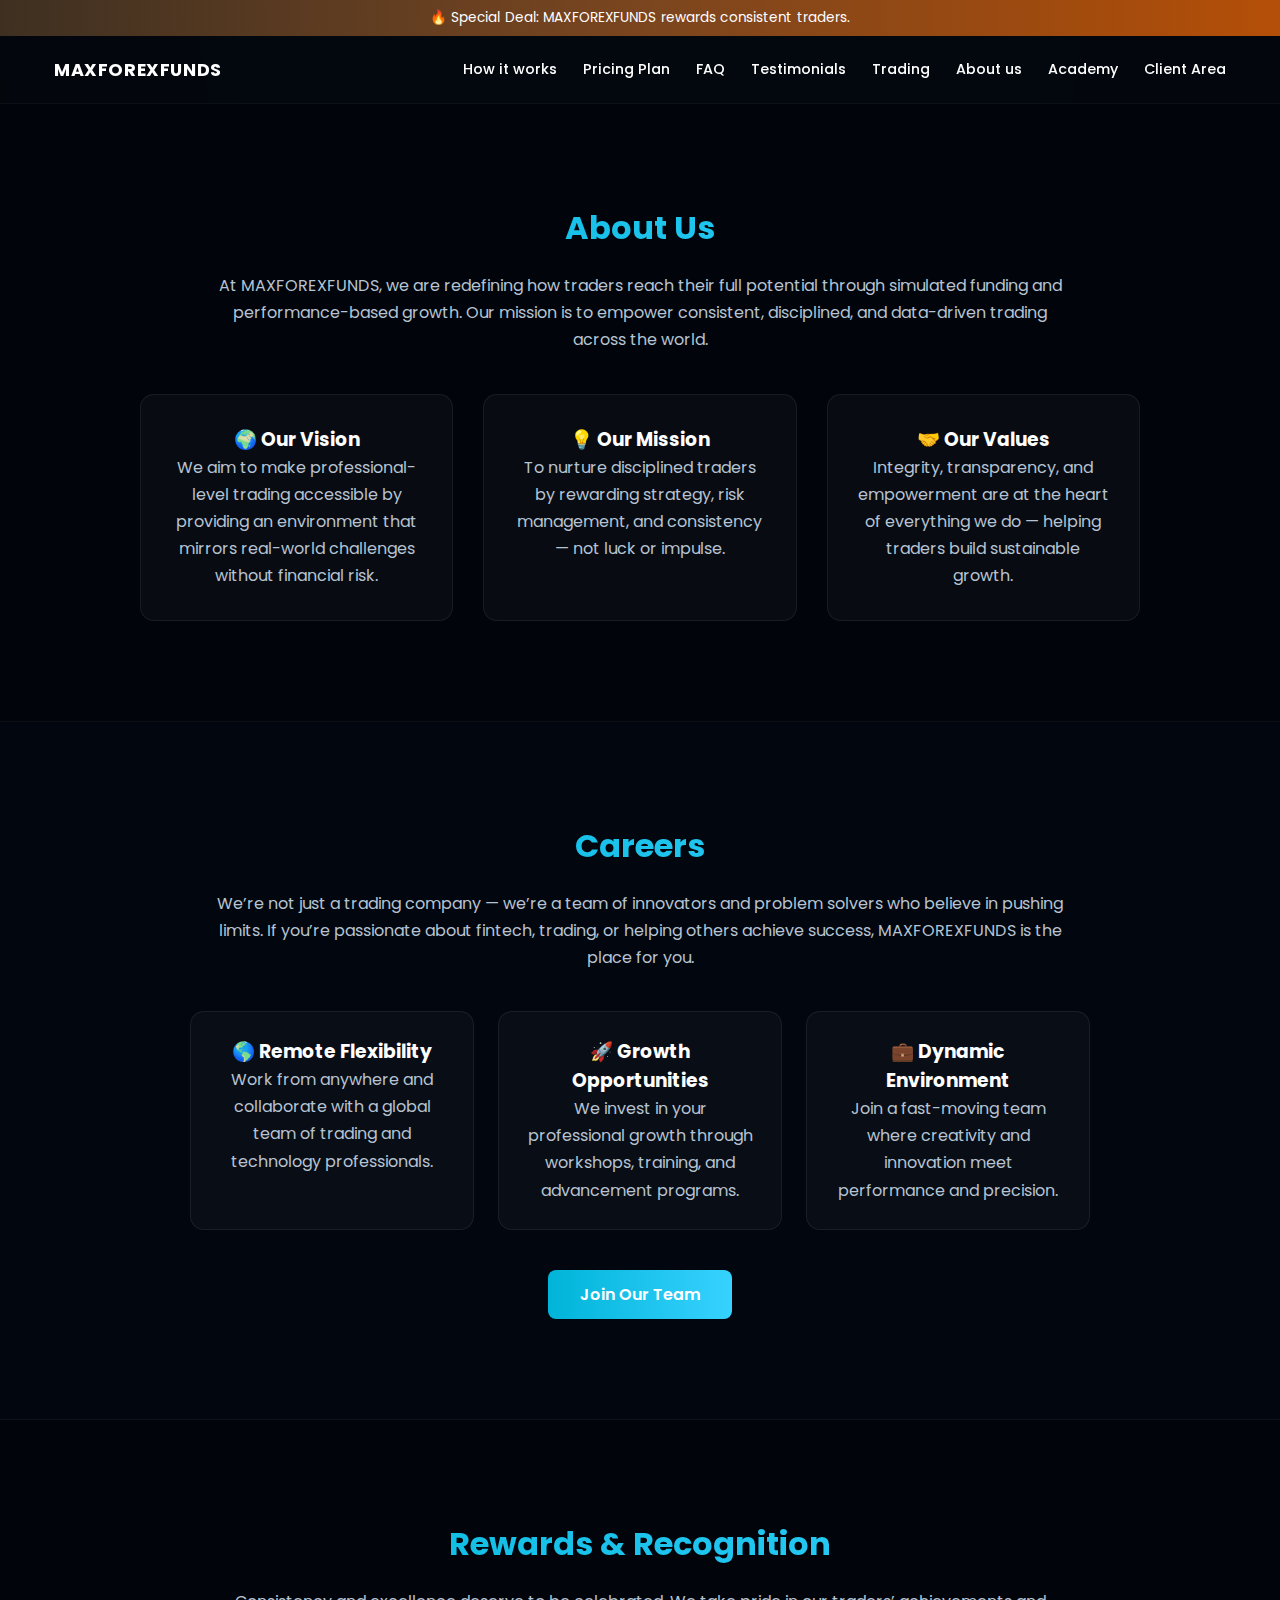
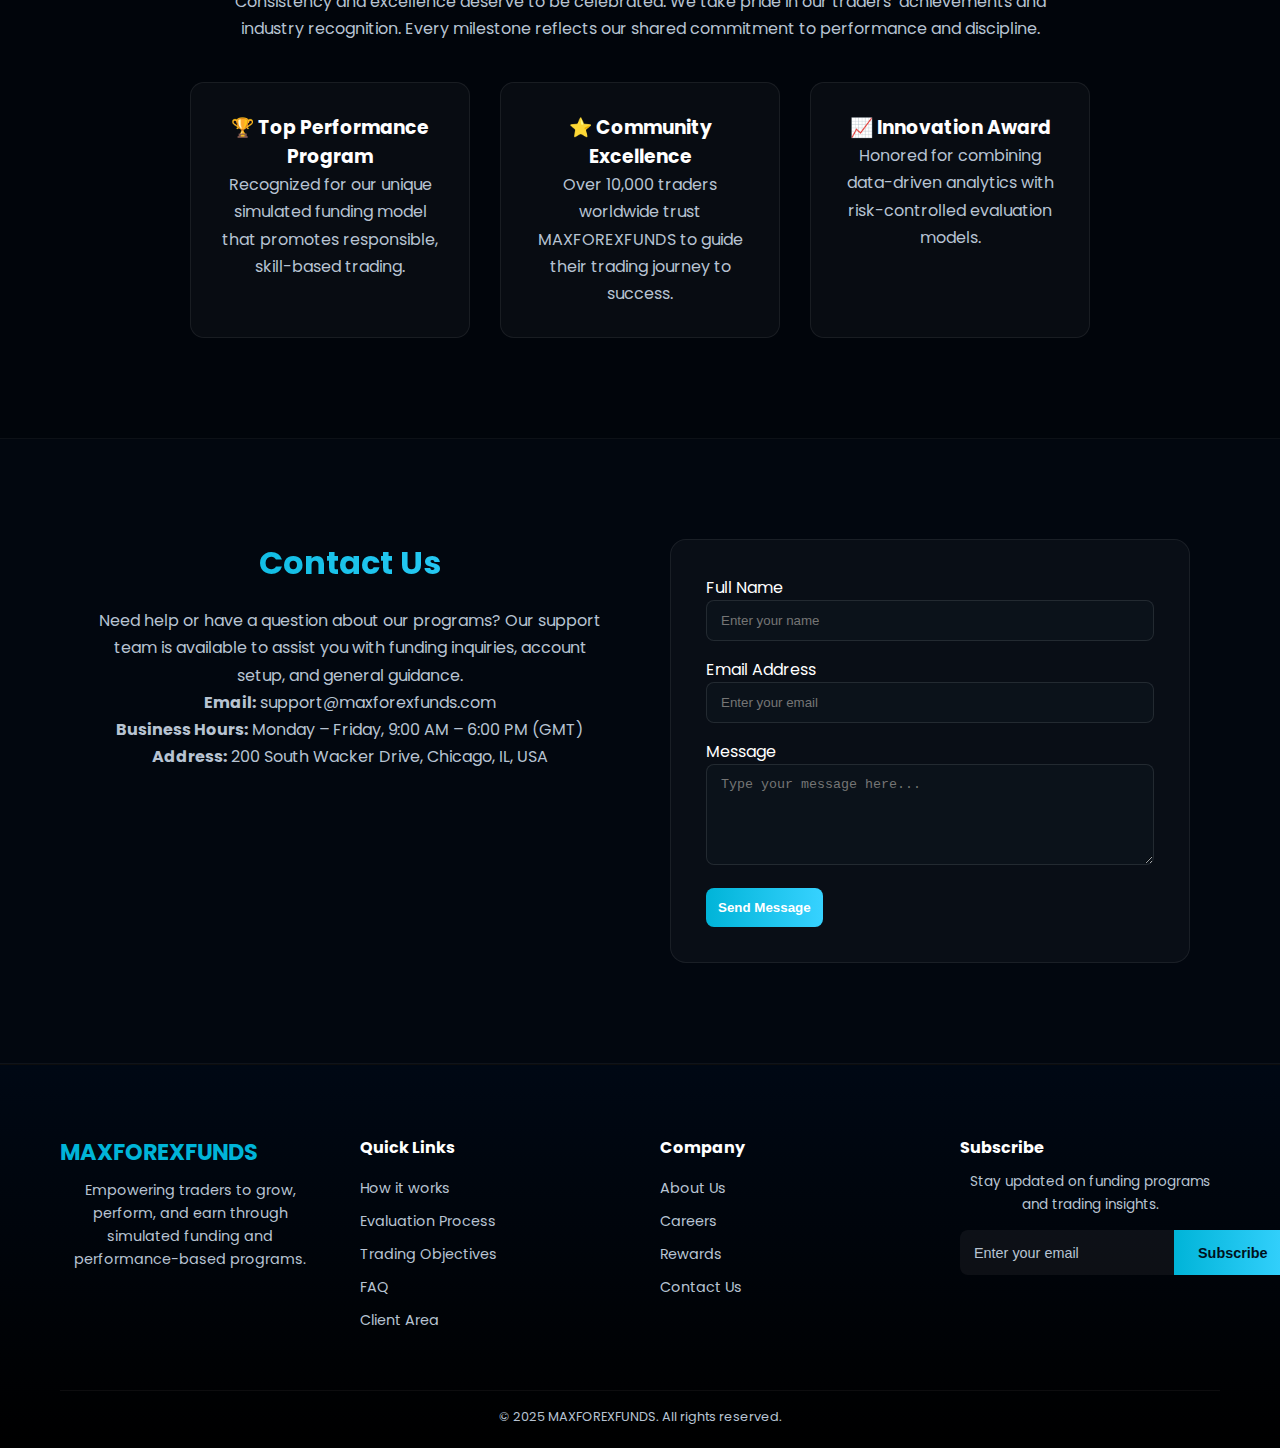
<file: about.html>
<!DOCTYPE html>
<html lang="en">
<head>
  <meta charset="UTF-8">
  <meta name="viewport" content="width=device-width, initial-scale=1.0">
  <title>About - MAXFOREXFUNDS</title>
  <link rel="stylesheet" href="styles.css">
</head>
<body>

 <!-- TOP BAR / ANNOUNCEMENT -->
  <div class="topbar">
    <span>🔥 Special Deal:</span> MAXFOREXFUNDS rewards consistent traders.
  </div>

<header class="navbar">
    <!-- LOGO -->
    <a href="index.html" class="logo">MAXFOREXFUNDS</a>

  <!-- NAVIGATION LINKS -->
  <nav class="nav-links" id="navLinks">
    <ul>
      <!-- HOW IT WORKS -->
      <li class="has-dropdown">
        <a href="index.html#evaluation-process">How it works</a>
        <ul class="dropdown">
          <li><a href="index.html#evaluation-process">Evaluation Process</a></li>
          <li><a href="index.html#trading-objectives">Trading Objectives</a></li>
          <li><a href="index.html#terms-and-conditions">Tems and Conditions</a></li>
        </ul>
      </li>

       <li><a href="index.html#pricing ">Pricing Plan</a></li>
      <li><a href="FAQ.html">FAQ</a></li>
      <li><a href="testimonials.html">Testimonials</a></li>

      <!-- TRADING -->
      <li class="has-dropdown">
        <a href="trading.html">Trading</a>
        <ul class="dropdown">
          <li><a href="trading.html#trading-update">Trading Update</a></li>
          <li><a href="trading.html#economic-calendar">Economic Calendar</a></li>
          <li><a href="trading.html#trading-platforms">Trading Platforms</a></li>
          <li><a href="trading.html#performance-coaches">Performance Coaches</a></li>
        </ul>
      </li>

      <!-- ABOUT US -->
      <li class="has-dropdown">
        <a href="about.html">About us</a>
        <ul class="dropdown">
          <li><a href="about.html#about">About Us</a></li>
          <li><a href="about.html#careers">Careers</a></li>
          <li><a href="about.html#rewards">Rewards</a></li>
          <li><a href="about.html#contact">Contact Us</a></li>
        </ul>
      </li>

      <li><a href="academy.html">Academy</a></li>
      <li><a href="https://trade.maxforexfunds.com/?group=signup&user=&company=1752450204266x798585993672785900">Client Area</a></li>
    </ul>
  </nav>

  <button class="mobile-toggle" id="mobileToggle">
    ☰
  </button>
</header>

  <!-- ABOUT US -->
  <section id="about">
    <h2>About Us</h2>
    <p>At MAXFOREXFUNDS, we are redefining how traders reach their full potential through simulated funding and performance-based growth. Our mission is to empower consistent, disciplined, and data-driven trading across the world.</p>

    <div class="about-grid">
      <div class="about-card">
        <h3>🌍 Our Vision</h3>
        <p>We aim to make professional-level trading accessible by providing an environment that mirrors real-world challenges without financial risk.</p>
      </div>
      <div class="about-card">
        <h3>💡 Our Mission</h3>
        <p>To nurture disciplined traders by rewarding strategy, risk management, and consistency — not luck or impulse.</p>
      </div>
      <div class="about-card">
        <h3>🤝 Our Values</h3>
        <p>Integrity, transparency, and empowerment are at the heart of everything we do — helping traders build sustainable growth.</p>
      </div>
    </div>
  </section>

  <!-- CAREERS -->
  <section id="careers" class="careers-section">
    <h2>Careers</h2>
    <p>We’re not just a trading company — we’re a team of innovators and problem solvers who believe in pushing limits. If you’re passionate about fintech, trading, or helping others achieve success, MAXFOREXFUNDS is the place for you.</p>

    <div class="benefits-grid">
      <div class="benefit-card">
        <h3>🌎 Remote Flexibility</h3>
        <p>Work from anywhere and collaborate with a global team of trading and technology professionals.</p>
      </div>
      <div class="benefit-card">
        <h3>🚀 Growth Opportunities</h3>
        <p>We invest in your professional growth through workshops, training, and advancement programs.</p>
      </div>
      <div class="benefit-card">
        <h3>💼 Dynamic Environment</h3>
        <p>Join a fast-moving team where creativity and innovation meet performance and precision.</p>
      </div>
    </div>

    <a href="https://trade.maxforexfunds.com/?group=signup&user=&company=1752450204266x798585993672785900" class="join-btn">Join Our Team</a>
  </section>

  <!-- REWARDS -->
  <section id="rewards">
    <h2>Rewards & Recognition</h2>
    <p>Consistency and excellence deserve to be celebrated. We take pride in our traders’ achievements and industry recognition. Every milestone reflects our shared commitment to performance and discipline.</p>

    <div class="awards-grid">
      <div class="award-card">
        <h3>🏆 Top Performance Program</h3>
        <p>Recognized for our unique simulated funding model that promotes responsible, skill-based trading.</p>
      </div>
      <div class="award-card">
        <h3>⭐ Community Excellence</h3>
        <p>Over 10,000 traders worldwide trust MAXFOREXFUNDS to guide their trading journey to success.</p>
      </div>
      <div class="award-card">
        <h3>📈 Innovation Award</h3>
        <p>Honored for combining data-driven analytics with risk-controlled evaluation models.</p>
      </div>
    </div>
  </section>

  <!-- CONTACT US -->
  <section id="contact" class="contact-section">
    <div class="contact-container">
      <div class="contact-left">
        <h2>Contact Us</h2>
        <p>Need help or have a question about our programs?  
        Our support team is available to assist you with funding inquiries, account setup, and general guidance.</p>

        <div class="contact-info">
          <p><strong>Email:</strong> support@maxforexfunds.com</p>
          <p><strong>Business Hours:</strong> Monday – Friday, 9:00 AM – 6:00 PM (GMT)</p>
          <p><strong>Address:</strong> 200 South Wacker Drive, Chicago, IL, USA</p>
        </div>
      </div>

      <div class="contact-right">
        <form class="contact-form" onsubmit="event.preventDefault(); alert('Message sent successfully!');">
          <label for="name">Full Name</label>
          <input type="text" id="name" name="name" placeholder="Enter your name" required>

          <label for="email">Email Address</label>
          <input type="email" id="email" name="email" placeholder="Enter your email" required>

          <label for="message">Message</label>
          <textarea id="message" name="message" rows="5" placeholder="Type your message here..." required></textarea>

          <button type="submit">Send Message</button>
        </form>
      </div>
    </div>
  </section>

 <!-- FOOTER -->
<footer class="site-footer">
  <div class="footer-container">
    <div class="footer-left">
      <h3>MAXFOREXFUNDS</h3>
      <p>Empowering traders to grow, perform, and earn through simulated funding and performance-based programs.</p>
      <div class="footer-socials">
        <a href="#"><i class="fa-brands fa-facebook-f"></i></a>
        <a href="#"><i class="fa-brands fa-x-twitter"></i></a>
        <a href="#"><i class="fa-brands fa-linkedin-in"></i></a>
        <a href="#"><i class="fa-brands fa-instagram"></i></a>
      </div>
    </div>

    <div class="footer-links">
      <h4>Quick Links</h4>
      <ul>
        <li><a href="index.html">How it works</a></li>
        <li><a href="index.html#evaluation-process">Evaluation Process</a></li>
        <li><a href="index.html#trading-objectives">Trading Objectives</a></li>
        <li><a href="FAQ.html">FAQ</a></li>
        <li><a href="client-area.html">Client Area</a></li>
      </ul>
    </div>

    <div class="footer-links">
      <h4>Company</h4>
      <ul>
        <li><a href="about.html#about">About Us</a></li>
        <li><a href="about.html#careers">Careers</a></li>
        <li><a href="about.html#rewards">Rewards</a></li>
        <li><a href="about.html#contact">Contact Us</a></li>
      </ul>
    </div>

    <div class="footer-right">
      <h4>Subscribe</h4>
      <p>Stay updated on funding programs and trading insights.</p>
      <form class="footer-form">
        <input type="email" placeholder="Enter your email" required />
        <button type="submit">Subscribe</button>
      </form>
    </div>
  </div>

  <div class="footer-bottom">
    <p>© 2025 MAXFOREXFUNDS. All rights reserved.</p>
  </div>
</footer>
  <script>
  // --- Fade-in animation ---
  document.addEventListener("DOMContentLoaded", () => {
    document.body.classList.add("fade-in");
  });

  // --- Smooth fade-out navigation ---
  document.querySelectorAll("a[href]").forEach(link => {
    const href = link.getAttribute("href");
    if (
      href &&
      !href.startsWith("#") &&
      !href.startsWith("javascript:") &&
      !href.includes("#")
    ) {
      link.addEventListener("click", e => {
        e.preventDefault();
        document.body.classList.remove("fade-in");
        document.body.classList.add("fade-out");
        setTimeout(() => (window.location.href = href), 400);
      });
    }
  });

  // --- Search Logic ---
  function filterNavLinks() {
    const input = document.getElementById("navSearch");
    const resultsBox = document.getElementById("searchResults");
    if (!input || !resultsBox) return;

    const query = input.value.toLowerCase().trim();
    const allLinks = document.querySelectorAll(".nav-links a, .footer-links a");

    resultsBox.innerHTML = "";
    if (query === "") {
      resultsBox.style.display = "none";
      return;
    }

    const matches = [];
    allLinks.forEach(link => {
      const text = link.textContent.toLowerCase();
      const href = link.getAttribute("href");
      if (text.includes(query)) matches.push({ text: link.textContent, href });
    });

    if (matches.length) {
      matches.forEach(item => {
        const li = document.createElement("li");
        li.textContent = item.text;
        li.onclick = () => {
          document.body.classList.remove("fade-in");
          document.body.classList.add("fade-out");
          setTimeout(() => (window.location.href = item.href), 400);
        };
        resultsBox.appendChild(li);
      });
      resultsBox.style.display = "block";
    } else {
      resultsBox.innerHTML = `<li style="color:#777;text-align:center;">No results found</li>`;
      resultsBox.style.display = "block";
    }
  }

  // --- Events ---
  document.getElementById("navSearch").addEventListener("keyup", filterNavLinks);
  document.getElementById("searchBtn").addEventListener("click", filterNavLinks);

  // --- Hide dropdown when clicking elsewhere ---
  document.addEventListener("click", e => {
    const box = document.getElementById("searchResults");
    const wrap = document.querySelector(".search-container");
    if (wrap && !wrap.contains(e.target)) box.style.display = "none";
  });
</script>
</body>
</html>
</file>
<file: styles.css>
@import url('https://fonts.googleapis.com/css2?family=Poppins:wght@400;500;600;700&display=swap');

:root {
  --bg: #0b0d11;
  --bg2: #020b16;
  --accent: #00b4d8;
  --accent-soft: rgba(0, 180, 216, 0.12);
  --text: #fff;
  --muted: #b7c3d2;
  --card: rgba(10, 16, 26, 0.4);
  --radius: 14px;
}


* {
  margin: 0;
  padding: 0;
  box-sizing: border-box;
}

body {
  opacity: 0;
  transition: opacity 0.4s ease-in-out;
}

body.fade-in {
  opacity: 1;
}

body.fade-out {
  opacity: 0;
}


body {
  background: radial-gradient(circle at top, #061a2e 0%, #020408 40%, #000 90%);
  font-family: 'Poppins', sans-serif;
  color: var(--text);
  min-height: 100vh;
}

.logo {
  color: #fff;
  font-weight: 700;
  font-size: 1.1rem;
  letter-spacing: 0.6px;
  text-decoration: none;
  cursor: pointer;
}

.logo:hover {
  color: #00b4d8; /* optional hover glow */
  transition: color 0.3s ease;
}

/* TOPBAR -------------------------------------------------- */
.topbar {
  width: 100%;
  background: linear-gradient(90deg, rgba(255,158,54,0.23), rgba(255, 106, 0, 0.7));
  color: #fff;
  text-align: center;
  padding: 8px 16px;
  font-size: 0.85rem;
  letter-spacing: 0.1px;
}

/* NAVBAR -------------------------------------------------- */
/* NAVBAR — logo left / links right */
.navbar {
  width: 100%;
  height: 68px;
  background: rgba(3, 6, 10, 0.85);
  backdrop-filter: blur(8px);
  display: flex;
  align-items: center;
  justify-content: space-between; /* separates logo left, nav right */
  padding: 0 54px;
  position: sticky;
  top: 0;
  z-index: 1000;
  border-bottom: 1px solid rgba(255,255,255,0.04);
}

/* logo stays on left */
.logo {
  font-weight: 700;
  font-size: 1.1rem;
  letter-spacing: 0.6px;
  color: #fff;
  text-decoration: none;
}

/* nav links pushed to the right */
.nav-links {
  margin-left: auto; /* ensures everything aligns to the right */
}

.nav-links ul {
  list-style: none;
  display: flex;
  gap: 26px;
  align-items: center;
  justify-content: flex-end; /* right-align links */
}

.nav-links ul li {
  position: relative;
}

.nav-links ul > li > a {
  text-decoration: none;
  color: #fff;
  font-weight: 500;
  font-size: 0.89rem;
  display: inline-block;
  padding: 12px 0;
  transition: color 0.3s ease;
}

.nav-links ul > li > a:hover {
  color: var(--accent);
}

/* dropdowns stay positioned correctly */
.has-dropdown .dropdown {
  position: absolute;
  top: 42px;
  left: 0;
  background: rgba(10, 16, 26, 0.95);
  border: 1px solid rgba(255,255,255,0.03);
  border-radius: 12px;
  min-width: 200px;
  display: none;
  flex-direction: column;
  padding: 8px 0;
  box-shadow: 0 18px 36px rgba(0,0,0,0.35);
}

.has-dropdown:hover .dropdown {
  display: flex;
  animation: fadeIn 0.2s ease-in-out;
}

.dropdown li a {
  padding: 9px 15px;
  color: #d9e2f1;
  display: block;
}

.dropdown li a:hover {
  background: rgba(0,180,216,0.06);
  color: #fff;
  border-left: 2px solid var(--accent);
}

/* mobile toggle icon */
.mobile-toggle {
  background: none;
  color: #fff;
  border: none;
  font-size: 1.4rem;
  display: none;
  cursor: pointer;
}

/* LANGUAGE DROPDOWN ----------------------------------- */
.has-dropdown.lang {
  position: relative;
}

.has-dropdown.lang > a {
  display: flex;
  align-items: center;
  gap: 6px;
}

.has-dropdown.lang > a img {
  width: 18px;
  height: 12px;
  border-radius: 2px;
  object-fit: cover;
}

/* Flag dropdown */
.has-dropdown.lang .dropdown.flags {
  min-width: 170px;
  text-align: left;
  left: 50%;
  transform: translateX(-50%);
  padding: 10px 0;
}

.dropdown.flags li a {
  display: flex;
  align-items: center;
  gap: 10px;
  padding: 10px 16px;
  font-size: 0.85rem;
  color: #e3e8ef;
  transition: 0.25s;
}

.dropdown.flags li a img {
  width: 18px;
  height: 12px;
  border-radius: 2px;
  object-fit: cover;
}

.dropdown.flags li a:hover {
  background: rgba(0, 180, 216, 0.15);
  color: #00b4d8;
}

/* Fade animation */
@keyframes fadeIn {
  from {
    opacity: 0;
    transform: translate(-50%, 10px);
  }
  to {
    opacity: 1;
    transform: translate(-50%, 0);
  }
}

/* --- EVALUATION CARDS 2x2 GRID LAYOUT --- */
.eval-grid {
  display: grid;
  grid-template-columns: repeat(auto-fit, minmax(320px, 1fr)); /* auto-fit ensures 2x2 on large screens, 1x1 on mobile */
  gap: 40px 40px; /* horizontal and vertical spacing */
  justify-content: center;
  align-items: stretch;
  max-width: 900px; /* keeps it neat */
  margin: 0 auto;
  padding: 40px 20px;
}

/* Card styling */
.eval-card {
  background: linear-gradient(180deg, rgba(10,20,40,1), rgba(3,6,12,1));
  border-radius: 16px;
  overflow: hidden;
  border: 1px solid rgba(255,255,255,0.08);
  box-shadow: 0 8px 24px rgba(0,0,0,0.4);
  transition: all 0.3s ease;
}

.eval-card:hover {
  transform: translateY(-6px);
  box-shadow: 0 12px 32px rgba(0,180,216,0.3);
}

/* Adjust inner content spacing */
.eval-top {
  padding: 30px 25px;
  text-align: center;
  color: #fff;
}

.eval-content {
  padding: 25px 25px 35px;
  background: rgba(255,255,255,0.03);
  border-top: 1px solid rgba(255,255,255,0.08);
}

/* Responsive fix for smaller screens */
@media (max-width: 768px) {
  .eval-grid {
    grid-template-columns: 1fr;
    gap: 30px;
    max-width: 500px;
  }
}


/* TRADING OBJECTIVES --------------------------------- */
.objectives {
  background: #fff;
  padding: 80px 54px;
  color: #111;
}

.objectives h2 {
  font-size: 2.2rem;
  margin-bottom: 10px;
  text-align: center;
}

.objectives-sub {
  text-align: center;
  color: #555;
  margin-bottom: 40px;
}

.objectives-controls {
  max-width: 900px;
  margin: 0 auto 50px;
}

.currency, .balance {
  margin-bottom: 25px;
}

.currency p, .balance p {
  font-weight: 600;
  margin-bottom: 10px;
}

.currency-options, .balance-options {
  display: flex;
  flex-wrap: wrap;
  gap: 10px;
}

.currency-options button, .balance-options button {
  border: 1px solid #ddd;
  background: #f7f8fa;
  border-radius: 8px;
  padding: 8px 16px;
  cursor: pointer;
  font-weight: 600;
  display: flex;
  align-items: center;
  gap: 8px;
}

.currency-options button.active,
.balance-options button.active {
  background: #007bff;
  color: #fff;
  border-color: #007bff;
}

.currency-options img {
  width: 20px;
  height: 14px;
}

.objectives-table {
  display: flex;
  justify-content: center;
  gap: 20px;
  flex-wrap: wrap;
}

.obj-step {
  background: #f7f8fa;
  border: 1px solid #ddd;
  border-radius: 10px;
  padding: 20px 25px;
  width: 220px;
  text-align: center;
  transition: 0.3s;
}

.balance-input-box {
  text-align: center;
  margin-top: 10px;
}

.balance-input-box input {
  background: rgba(255, 255, 255, 0.05);
  border: 1px solid rgba(0, 180, 216, 0.3);
  border-radius: 12px; /* Match your button shape */
  padding: 12px 18px;
  color: #fff;
  font-size: 1rem;
  text-align: center;
  width: 180px;
  outline: none;
  transition: all 0.3s ease;
  box-shadow: inset 0 0 10px rgba(0,180,216,0.1);
}

.balance-input-box input:hover {
  border-color: #37d2ff;
  box-shadow: 0 0 10px rgba(0,180,216,0.2);
}

.balance-input-box input:focus {
  border-color: #00b4d8;
  box-shadow: 0 0 18px rgba(0,180,216,0.45);
}

/* Remove number arrows for cleaner UI (optional) */
.balance-input-box input::-webkit-outer-spin-button,
.balance-input-box input::-webkit-inner-spin-button {
  -webkit-appearance: none;
  margin: 0;
}
.balance-input-box input[type=number] {
  appearance: textfield;
  -moz-appearance: textfield;
  -webkit-appearance: none;
}

/* --- TERMS AND CONDITIONS SECTION - UI ENHANCEMENT --- */
/* --- TERMS ACCORDION STYLE --- */
.trading-section.terms {
  background: #02070f;
  padding: 100px 20px;
  color: #fff;
  text-align: center;
}

.trading-section.terms h2 {
  font-size: 2rem;
  font-weight: 700;
  background: linear-gradient(90deg, #00b4d8, #37d2ff);
  background-clip: text;
  -webkit-background-clip: text;
  -webkit-text-fill-color: transparent;
  margin-bottom: 15px;
}

.trading-section.terms p {
  color: #b7c3d2;
  font-size: 1rem;
  max-width: 750px;
  margin: 0 auto 50px;
  line-height: 1.7;
}

.trading-section.terms .faq-container {
  max-width: 800px;
  margin: 0 auto;
}

.trading-section.terms .faq-item {
  background: rgba(255,255,255,0.03);
  border: 1px solid rgba(255,255,255,0.08);
  border-radius: 12px;
  margin-bottom: 18px;
  overflow: hidden;
  transition: 0.3s ease;
}

.trading-section.terms .faq-item:hover {
  border-color: rgba(0,180,216,0.3);
  box-shadow: 0 0 18px rgba(0,180,216,0.1);
}

.trading-section.terms .faq-question {
  background: none;
  border: none;
  width: 100%;
  text-align: left;
  padding: 18px 22px;
  color: #fff;
  font-weight: 600;
  font-size: 1rem;
  cursor: pointer;
  transition: background 0.3s ease;
}

.trading-section.terms .faq-question:hover {
  background: rgba(0,180,216,0.08);
}

.trading-section.terms .faq-answer {
  max-height: 0;
  overflow: hidden;
  padding: 0 22px;
  background: rgba(255,255,255,0.02);
  color: #b7c3d2;
  font-size: 0.95rem;
  line-height: 1.6;
  transition: max-height 0.3s ease;
}

.trading-section.terms .faq-answer p {
  padding: 16px 0;
}

/* Active state when open */
.trading-section.terms .faq-item.active .faq-answer {
  max-height: 500px;
}

/* HERO -------------------------------------------------- */
.hero {
  padding-top: 90px; /* for sticky nav */
  min-height: 88vh;
  display: flex;
  align-items: center;
  justify-content: center;
  background:
    radial-gradient(circle at 15% 20%, rgba(0,180,216,0.35) 0%, transparent 35%),
    radial-gradient(circle at 90% 0%, rgba(7, 87, 255, 0.45) 0%, rgba(6, 10, 15, 0) 35%),
    linear-gradient(180deg, rgba(2,6,11,1) 0%, rgba(0,0,0,1) 70%);
}

.hero-inner {
  width: min(1180px, 100%);
  display: flex;
  gap: 40px;
  align-items: center;
  padding: 10px 54px 60px;
}

.hero-content {
  flex: 1 1 55%;
}

.hero-badge {
  display: inline-block;
  background: rgba(0,180,216,0.12);
  border: 1px solid rgba(0,180,216,0.5);
  border-radius: 9999px;
  padding: 4px 14px;
  font-size: 0.7rem;
  letter-spacing: 0.12rem;
  text-transform: uppercase;
  margin-bottom: 16px;
}

.hero-content h1 {
  font-size: clamp(2.8rem, 5vw, 3.6rem);
  line-height: 1.05;
  background: linear-gradient(90deg, #fff 0%, #73dfff 100%);
  background-clip: text;
  -webkit-background-clip: text;
  color: transparent;
  -webkit-text-fill-color: transparent;
  margin-bottom: 16px;
}

.hero-content p {
  color: var(--muted);
  font-size: 1rem;
  max-width: 37rem;
  line-height: 1.6;
}

/* rating line */
.hero-rating {
  display: flex;
  align-items: center;
  gap: 14px;
  margin-top: 20px;
  flex-wrap: wrap;
}

.rate-label {
  background: rgba(31, 192, 67, 0.05);
  border: 1px solid rgba(31, 192, 67, 0.4);
  padding: 3px 10px;
  border-radius: 999px;
  font-size: 0.78rem;
}

.rate-stars {
  display: flex;
  gap: 5px;
}

.star,
.star:before {
  width: 15px;
  height: 15px;
  background: #1fc043;
  clip-path: polygon(50% 0%, 63% 38%, 100% 38%, 70% 59%, 82% 100%, 50% 75%, 18% 100%, 30% 59%, 0 38%, 37% 38%);
  display: inline-block;
}

.star.half {
  background: linear-gradient(90deg, #1fc043 50%, rgba(255,255,255,0.15) 50%);
}

.rate-link {
  color: #89cbff;
  font-size: 0.78rem;
  text-decoration: underline;
}

/* hero actions */
.hero-actions {
  margin-top: 26px;
  display: flex;
  gap: 14px;
  flex-wrap: wrap;
}

.btn {
  border: none;
  outline: none;
  cursor: pointer;
  font-weight: 600;
  border-radius: 9999px;
  padding: 12px 20px;
  font-size: 0.9rem;
  text-decoration: none;
}

.btn.primary {
  background: linear-gradient(90deg, #00b4d8 0%, #37d2ff 100%);
  color: #00121d;
  box-shadow: 0 10px 30px rgba(0,180,216,0.5);
}

.btn.primary:hover {
  filter: brightness(1.04);
}

.btn.ghost {
  border: 1px solid rgba(255,255,255,0.4);
  background: rgba(0,0,0,0.1);
  color: #fff;
}

.btn.ghost:hover {
  background: rgba(255,255,255,0.05);
}

/* HERO VISUAL — enlarged and centered */
.hero-visual {
  flex: 1 1 38%;
  display: flex;
  flex-direction: column;
  align-items: center;
  justify-content: flex-start;
  gap: 32px;
  min-height: 460px; /* more height for larger circle */
  position: relative;
  margin-top: 40px;
}

/* larger glowing circle */
.hero-circle {
  width: 360px;    /* was 200px */
  height: 360px;
  border-radius: 50%;
  background: radial-gradient(circle at 30% 20%, rgba(0,180,216,0.85), rgba(0,0,0,0.15));
  border: 3px solid rgba(0,180,216,0.45);
  display: grid;
  place-items: center;
  position: relative;
  overflow: hidden;
  box-shadow: 0 0 80px rgba(0,180,216,0.4), 0 0 160px rgba(0,180,216,0.15);
  animation: glowPulse 5s ease-in-out infinite;
}

.hero-circle::after {
  content: "";
  position: absolute;
  inset: 20px;
  border-radius: 50%;
  border: 3px dashed rgba(0,180,216,0.4);
  animation: spin 12s linear infinite;
}

.circle-inner {
  text-align: center;
}

.perc {
  font-size: 4.2rem;
  font-weight: 700;
  color: #fff;
  letter-spacing: -1px;
}

.small {
  font-size: 0.9rem;
  color: #cceaf3;
  opacity: 0.85;
}

/* info card under the circle */
.hero-panel {
  background: rgba(7, 12, 17, 0.7);
  border: 1px solid rgba(255,255,255,0.08);
  border-radius: 20px;
  padding: 26px 36px;
  width: 360px; /* same width as circle */
  backdrop-filter: blur(10px);
  box-shadow: 0 10px 40px rgba(0,0,0,0.4);
  text-align: center;
}

.panel-title {
  font-weight: 600;
  font-size: 1.05rem;
  color: #fff;
}

.panel-text {
  font-size: 0.88rem;
  color: #b7c3d2;
  margin-top: 6px;
  line-height: 1.6;
}

/* subtle pulsing glow */
@keyframes glowPulse {
  0%,100% {
    box-shadow: 0 0 80px rgba(0,180,216,0.4), 0 0 160px rgba(0,180,216,0.1);
    transform: scale(1);
  }
  50% {
    box-shadow: 0 0 120px rgba(0,180,216,0.6), 0 0 200px rgba(0,180,216,0.2);
    transform: scale(1.04);
  }
}

/* --- FIX Section Separation (Hero → How It Works) --- */

/* Smooth gradient overlay to connect hero and next section */
.hero::after {
  content: "";
  position: absolute;
  bottom: -1px; /* slightly overlap the next section */
  left: 0;
  right: 0;
  height: 160px; /* smooth fade height */
  background: linear-gradient(to bottom, rgba(0, 0, 0, 0) 0%, #02070f 100%);
  z-index: 1;
  pointer-events: none;
}

/* Ensure hero has relative positioning for overlay */
.hero {
  position: relative;
  z-index: 2;
}

/* Slight fade at top of "How it works" to blend nicely */
.steps {
  background: linear-gradient(to top, #02070f 0%, rgba(0, 0, 0, 0) 100%), #02070f;
  position: relative;
  z-index: 1;
}

/* HOW IT WORKS - Full Width Match Hero Section */
.steps {
  width: 100%;
  max-width: 100%;
  margin: 0;
  padding: 100px 0;
  background: radial-gradient(circle at 20% 10%, rgba(0,180,216,0.12), rgba(0,0,0,1) 90%);
  color: #fff;
  text-align: center;
  position: relative;
  overflow: hidden;
  border-top: 1px solid rgba(255,255,255,0.05);
}

.steps h2 {
  font-size: 2rem;
  font-weight: 700;
  background: linear-gradient(90deg, #00b4d8, #37d2ff);
  background-clip: text;
  -webkit-background-clip: text;
  -webkit-text-fill-color: transparent;
  margin-bottom: 10px;
}

.steps-sub {
  color: #b7c3d2;
  margin-bottom: 40px;
  font-size: 1rem;
}

.steps-grid {
  display: flex;
  justify-content: center;
  flex-wrap: wrap;
  gap: 28px;
  width: 100%;
  padding: 0 50px; /* add nice breathing room without boxing it */
  box-sizing: border-box;
}

.step-card {
  background: rgba(255,255,255,0.03);
  border: 1px solid rgba(255,255,255,0.07);
  border-radius: 14px;
  width: 320px;
  padding: 30px 24px;
  transition: all 0.3s ease;
  box-shadow: 0 6px 20px rgba(0,180,216,0.15);
}

.step-card:hover {
  border-color: #00b4d8;
  transform: translateY(-5px);
}


/* COOKIE BAR --------------------------------------------- */
.cookie-bar {
  position: fixed;
  bottom: 15px;
  left: 50%;
  transform: translateX(-50%);
  background: rgba(0, 7, 12, 0.85);
  border: 1px solid rgba(255,255,255,0.05);
  border-radius: 999px;
  padding: 10px 18px;
  display: flex;
  align-items: center;
  gap: 16px;
  font-size: 0.75rem;
  z-index: 999;
  backdrop-filter: blur(6px);
}

.cookie-btn {
  background: #00b4d8;
  border: none;
  border-radius: 999px;
  padding: 5px 13px;
  cursor: pointer;
  font-weight: 600;
  color: #00121d;
}

/* ANIMATIONS --------------------------------------------- */
@keyframes fadeIn {
  from { opacity: 0; transform: translateY(4px); }
  to { opacity: 1; transform: translateY(0); }
}

@keyframes spin {
  to { transform: rotate(360deg); }
}

/* RESPONSIVE --------------------------------------------- */
@media (max-width: 1050px) {
  .hero-inner {
    flex-direction: column;
    text-align: left;
    align-items: flex-start;
  }
  .hero-content {
    width: 100%;
  }
  .hero-visual {
    align-items: flex-start;
  }
}

@media (max-width: 880px) {
  .nav-links {
    position: fixed;
    top: 68px;
    right: -100%;
    width: 270px;
    height: calc(100vh - 68px);
    background: rgba(3,6,10,0.98);
    transition: 0.3s ease;
    padding: 20px;
  }
  .nav-links.open {
    right: 0;
  }
  .nav-links ul {
    flex-direction: column;
    align-items: flex-start;
  }
  .mobile-toggle {
    display: block;
  }
  .hero {
    padding-top: 100px;
  }
  .hero-inner {
    padding: 10px 20px 60px;
  }
  .cookie-bar {
    width: 90%;
    border-radius: 16px;
  }
}

/* GENERAL CONTAINERS */
.container {
  max-width: 1200px;
  margin: 0 auto;
  padding: 0 40px;
}

.section-title {
  text-align: center;
  font-size: 2.2rem;
  font-weight: 700;
  color: #0c0c0c;
  margin-bottom: 10px;
}

.section-sub {
  text-align: center;
  color: #4b5563;
  margin-bottom: 50px;
  font-size: 1rem;
}

/* EVALUATION SECTION - DARK UI */
.evaluation {
  background: radial-gradient(circle at 20% 10%, rgba(0,180,216,0.15), rgba(0,0,0,1) 90%);
  padding: 100px 0;
  color: #fff;
  text-align: center;
}

.evaluation .section-title {
  color: #fff;
  font-weight: 700;
  margin-bottom: 10px;
  font-size: 2.2rem;
}

.evaluation .section-sub {
  color: #b7c3d2;
  margin-bottom: 50px;
  font-size: 1rem;
}

.eval-grid {
  display: grid;
  grid-template-columns: repeat(auto-fit, minmax(300px, 1fr));
  gap: 28px;
  padding: 0 50px;
  justify-content: center;
}

.eval-card {
  border-radius: 12px;
  overflow: hidden;
  background: linear-gradient(180deg, rgba(10,20,40,1), rgba(3,6,12,1));
  border: 1px solid rgba(255,255,255,0.08);
  transition: 0.3s ease;
  box-shadow: 0 8px 24px rgba(0,0,0,0.4);
}

.eval-card:hover {
  transform: translateY(-6px);
  box-shadow: 0 12px 32px rgba(0,180,216,0.3);
}

.eval-top {
  padding: 30px 20px;
  text-align: center;
  color: #fff;
  position: relative;
}

.eval-icon {
  font-size: 1.8rem;
  margin-bottom: 10px;
}

.eval-top h3 {
  font-size: 1.15rem;
  font-weight: 600;
  margin-bottom: 10px;
}

.eval-badge {
  display: inline-block;
  font-size: 0.75rem;
  padding: 5px 14px;
  border-radius: 999px;
  border: 1px solid rgba(255,255,255,0.25);
  color: #00b4d8;
  background: rgba(0,180,216,0.1);
  text-transform: uppercase;
}

.eval-content {
  background: rgba(255,255,255,0.03);
  padding: 26px 20px 32px;
  text-align: left;
  border-top: 1px solid rgba(255,255,255,0.08);
}

.eval-content h4 {
  color: #00b4d8;
  font-size: 0.9rem;
  margin-bottom: 6px;
}

.eval-content h5 {
  color: #fff;
  font-weight: 600;
  margin-bottom: 8px;
}

.eval-content p {
  color: #bfc9d8;
  font-size: 0.9rem;
  line-height: 1.6;
}

/* Gradient styles for each card */
.eval-card.blue .eval-top {
  background: linear-gradient(145deg, #05134b, #0830b8);
}
.eval-card.green .eval-top {
  background: linear-gradient(145deg, #013c33, #00b89f);
}
.eval-card.orange .eval-top {
  background: linear-gradient(145deg, #5c1f00, #ff6700);
}
.eval-card.purple .eval-top {
  background: linear-gradient(145deg, #300c5e, #64377e);
}

/* TRADING OBJECTIVES SECTION - MATCH DARK UI */
.objectives {
  background: linear-gradient(180deg, rgba(0,8,20,1) 0%, rgba(0,0,0,1) 100%);
  padding: 100px 0;
  color: #fff;
  border-top: 1px solid rgba(255,255,255,0.05);
  text-align: center;
}

.objectives .section-title {
  color: #fff;
  font-weight: 700;
}

.objectives .section-sub {
  color: #b7c3d2;
  margin-bottom: 50px;
  font-size: 1rem;
}

.objectives-filter {
  margin: 0 auto 60px;
  max-width: 900px;
}

.filter-row {
  margin-bottom: 30px;
}

.filter-row h4 {
  font-size: 0.95rem;
  font-weight: 600;
  margin-bottom: 10px;
  color: #b7c3d2;
  text-transform: uppercase;
  letter-spacing: 0.04em;
}

.filter-buttons {
  display: flex;
  flex-wrap: wrap;
  gap: 10px;
  justify-content: center;
}

.filter-buttons button {
  border: 1px solid rgba(255,255,255,0.15);
  background: rgba(255,255,255,0.05);
  border-radius: 8px;
  padding: 10px 18px;
  font-weight: 600;
  font-size: 0.9rem;
  color: #fff;
  cursor: pointer;
  display: flex;
  align-items: center;
  gap: 8px;
  transition: all 0.25s ease;
}

.filter-buttons button img {
  width: 18px;
  height: 14px;
}

.filter-buttons button.active,
.filter-buttons button:hover {
  background: linear-gradient(90deg, #00b4d8, #37d2ff);
  color: #000;
  border-color: transparent;
  box-shadow: 0 0 12px rgba(0,180,216,0.6);
}

.objectives-steps {
  display: flex;
  justify-content: center;
  flex-wrap: wrap;
  gap: 20px;
}

.obj-box {
  background: rgba(255,255,255,0.05);
  border: 1px solid rgba(255,255,255,0.08);
  border-radius: 12px;
  text-align: center;
  padding: 24px 28px;
  width: 240px;
  transition: all 0.25s ease;
  box-shadow: 0 8px 20px rgba(0,0,0,0.4);
}

.obj-box:hover {
  background: rgba(0,180,216,0.15);
  border-color: rgba(0,180,216,0.4);
  transform: translateY(-4px);
}

.obj-box h5 {
  color: #00b4d8;
  font-size: 0.9rem;
  margin-bottom: 6px;
}

.obj-box p {
  font-size: 0.9rem;
  color: #e2e8f0;
  font-weight: 600;
}

/* === FOOTER === */
.site-footer {
  background: linear-gradient(180deg, rgba(0,8,20,1) 0%, rgba(0,0,0,1) 100%);
  color: #dbe7f3;
  padding: 70px 60px 20px;
  border-top: 1px solid rgba(255,255,255,0.05);
}

.footer-container {
  display: grid;
  grid-template-columns: repeat(auto-fit, minmax(250px, 1fr));
  gap: 40px;
  max-width: 1200px;
  margin: 0 auto;
}

.footer-left h3 {
  color: #00b4d8;
  font-size: 1.4rem;
  margin-bottom: 10px;
}

.footer-left p {
  font-size: 0.9rem;
  line-height: 1.6;
  color: #b7c3d2;
  margin-bottom: 20px;
  max-width: 320px;
}

/* Social icons */
.footer-socials a {
  color: #00b4d8;
  font-size: 1rem;
  margin-right: 12px;
  transition: 0.3s ease;
}

.footer-socials a:hover {
  color: #37d2ff;
  text-shadow: 0 0 8px rgba(0,180,216,0.7);
}

/* Links */
.footer-links h4 {
  color: #fff;
  margin-bottom: 15px;
  font-size: 1rem;
}

.footer-links ul {
  list-style: none;
}

.footer-links ul li {
  margin-bottom: 8px;
}

.footer-links ul li a {
  color: #b7c3d2;
  font-size: 0.9rem;
  text-decoration: none;
  transition: 0.25s;
}

.footer-links ul li a:hover {
  color: #00b4d8;
}

/* Subscribe */
.footer-right h4 {
  color: #fff;
  margin-bottom: 10px;
}

.footer-right p {
  color: #b7c3d2;
  font-size: 0.85rem;
  margin-bottom: 14px;
}

/* === FIXED SUBSCRIBE FORM (FULL BUTTON VISIBLE) === */
.footer-form {
  display: flex;
  align-items: center;
  justify-content: space-between;
  background: rgba(255, 255, 255, 0.05);
  border-radius: 8px;
  overflow: visible; /* ensure button isn't clipped */
  width: 100%;
  max-width: 320px; /* slightly wider to fit text */
  height: 45px;
}

.footer-form input {
  flex: 1;
  background: transparent;
  border: none;
  color: #fff;
  padding: 0 14px;
  font-size: 0.9rem;
  outline: none;
  height: 100%;
}

.footer-form input::placeholder {
  color: #b7c3d2;
}

.footer-form button {
  background: linear-gradient(90deg, #00b4d8, #37d2ff);
  border: none;
  color: #00121d;
  font-weight: 600;
  padding: 0 24px; /* increased padding for full text */
  font-size: 0.9rem;
  height: 100%;
  border-radius: 0 8px 8px 0; /* round only the right corners */
  cursor: pointer;
  transition: 0.3s ease;
  white-space: nowrap; /* prevent cutting text */
  display: flex;
  align-items: center;
  justify-content: center;
}

.footer-form button:hover {
  filter: brightness(1.15);
  transform: translateY(-1px);
}


/* Bottom */
.footer-bottom {
  border-top: 1px solid rgba(255,255,255,0.05);
  text-align: center;
  margin-top: 50px;
  padding-top: 15px;
  font-size: 0.8rem;
  color: #8895a7;
}

/* Responsive */
@media (max-width: 768px) {
  .footer-container {
    grid-template-columns: 1fr;
    text-align: center;
  }

  .footer-left p {
    margin: 0 auto 20px;
  }

  .footer-form {
    flex-direction: column;
  }

  .footer-form input,
  .footer-form button {
    width: 100%;
  }
}

/* SCALING PLAN PAGE ---------------------------------- */
.scaling-hero {
  background: linear-gradient(180deg, rgba(0,8,20,1) 0%, rgba(0,0,0,1) 100%);
  color: #fff;
  text-align: center;
  padding: 120px 20px 80px;
}

.scaling-hero h1 {
  font-size: 2.6rem;
  margin-bottom: 20px;
  font-weight: 700;
  background: linear-gradient(90deg, #fff, #73dfff);
  background-clip: text;               /* ✅ standard property */
  -webkit-background-clip: text;       /* ✅ for Safari/Chrome */
  -webkit-text-fill-color: transparent;/* ✅ makes text show gradient */
}

.scaling-hero p {
  max-width: 750px;
  margin: 0 auto;
  color: #b7c3d2;
  font-size: 1rem;
  line-height: 1.6;
}

.scaling-steps {
  background: radial-gradient(circle at 20% 10%, rgba(0,180,216,0.12), rgba(0,0,0,1));
  color: #fff;
  padding: 100px 20px;
  text-align: center;
}

.scaling-steps h2 {
  font-size: 2rem;
  margin-bottom: 10px;
}

.scaling-steps .sub {
  color: #b7c3d2;
  margin-bottom: 60px;
}

.scaling-grid {
  display: grid;
  grid-template-columns: repeat(auto-fit, minmax(260px, 1fr));
  gap: 24px;
  max-width: 1100px;
  margin: 0 auto;
}

.scale-card {
  background: rgba(255,255,255,0.03);
  border: 1px solid rgba(255,255,255,0.08);
  border-radius: 12px;
  padding: 28px 22px;
  box-shadow: 0 8px 20px rgba(0,0,0,0.4);
  transition: 0.3s ease;
}

.scale-card:hover {
  background: rgba(0,180,216,0.1);
  border-color: rgba(0,180,216,0.5);
  transform: translateY(-5px);
}

.scale-card h3 {
  color: rgba(0,180,216,0.9);
  font-size: 0.9rem;
  margin-bottom: 8px;
}

.scale-card h4 {
  font-size: 1.1rem;
  font-weight: 600;
  margin-bottom: 10px;
  color: #fff;
}

.scale-card p {
  color: #b7c3d2;
  font-size: 0.9rem;
  line-height: 1.6;
}

/* Highlight section */
.scaling-highlight {
  background: linear-gradient(180deg, rgba(0,8,20,1) 0%, rgba(0,0,0,1) 100%);
  padding: 120px 20px;
  text-align: center;
  color: #fff;
}

.highlight-box {
  max-width: 800px;
  margin: 0 auto;
  background: rgba(0,180,216,0.08);
  border: 1px solid rgba(0,180,216,0.3);
  border-radius: 14px;
  padding: 60px 30px;
  box-shadow: 0 0 60px rgba(0,180,216,0.2);
}

.highlight-box h2 {
  font-size: 2rem;
  margin-bottom: 16px;
}

.highlight-box p {
  color: #b7c3d2;
  line-height: 1.7;
}

/* FAQ PAGE */
.faq-hero {
  background: radial-gradient(circle at 20% 10%, rgba(0,180,216,0.15), rgba(0,0,0,1) 90%);
  color: #fff;
  text-align: center;
  padding: 120px 20px 60px;
}

.faq-hero h1 {
  font-size: 2.4rem;
  font-weight: 700;
  margin-bottom: 12px;
  background: linear-gradient(90deg, #fff 0%, #73dfff 100%);
  background-clip: text;
  -webkit-background-clip: text;
  color: transparent;
  -webkit-text-fill-color: transparent;
}

.faq-hero p {
  color: #b7c3d2;
  font-size: 1rem;
  max-width: 700px;
  margin: 0 auto;
}

.faq-section {
  background: #02070f;
  padding: 80px 20px;
}

.faq-container {
  max-width: 800px;
  margin: 0 auto;
}

.faq-item {
  background: rgba(255,255,255,0.03);
  border: 1px solid rgba(255,255,255,0.08);
  border-radius: 12px;
  margin-bottom: 16px;
  overflow: hidden;
}

.faq-question {
  background: none;
  border: none;
  width: 100%;
  text-align: left;
  padding: 18px 22px;
  color: #fff;
  font-weight: 600;
  font-size: 1rem;
  cursor: pointer;
  transition: 0.3s ease;
}

.faq-question:hover {
  background: rgba(0,180,216,0.1);
}

.faq-answer {
  max-height: 0;
  overflow: hidden;
  padding: 0 22px;
  background: rgba(255,255,255,0.02);
  color: #b7c3d2;
  font-size: 0.95rem;
  line-height: 1.6;
  transition: max-height 0.3s ease;
}

.faq-answer p {
  padding: 16px 0;
}

/* TESTIMONIALS PAGE */
.testimonial-hero {
  background: radial-gradient(circle at 20% 10%, rgba(0,180,216,0.15), rgba(0,0,0,1) 90%);
  color: #fff;
  text-align: center;
  padding: 120px 20px 60px;
}

.testimonial-hero h1 {
  font-size: 2.4rem;
  font-weight: 700;
  margin-bottom: 14px;
  background: linear-gradient(90deg, #ffffff 0%, #00b4d8 100%);
  background-clip: text;
  -webkit-background-clip: text;
  color: transparent;
  -webkit-text-fill-color: transparent;
}

.testimonial-hero p {
  color: #b7c3d2;
  max-width: 720px;
  margin: 0 auto;
  font-size: 1rem;
}

.testimonials-section {
  background: #02070f;
  padding: 80px 20px;
}

.testimonial-grid {
  display: grid;
  grid-template-columns: repeat(auto-fit, minmax(300px, 1fr));
  gap: 24px;
  max-width: 1100px;
  margin: 0 auto;
}

.testimonial-card {
  background: rgba(255,255,255,0.03);
  border: 1px solid rgba(255,255,255,0.08);
  border-radius: 12px;
  padding: 30px 25px;
  color: #b7c3d2;
  position: relative;
  transition: transform 0.3s ease, box-shadow 0.3s ease;
}

.testimonial-card:hover {
  transform: translateY(-5px);
  box-shadow: 0 8px 24px rgba(0,180,216,0.15);
}

.testimonial-quote {
  position: absolute;
  top: 10px;
  left: 15px;
  font-size: 3rem;
  color: #00b4d8;
  opacity: 0.2;
}

.testimonial-card h4 {
  color: #fff;
  margin-top: 18px;
  font-weight: 600;
}

.testimonial-card span {
  font-size: 0.85rem;
  color: #82b6c9;
}

/* TRADING PAGE */
.trading-hero {
  background: radial-gradient(circle at 20% 10%, rgba(0,180,216,0.15), rgba(0,0,0,1) 90%);
  color: #fff;
  text-align: center;
  padding: 120px 20px 60px;
}

.trading-hero h1 {
  font-size: 2.4rem;
  font-weight: 700;
  background: linear-gradient(90deg, #ffffff 0%, #00b4d8 100%);
  background-clip: text;               /* ✅ Standard property for compatibility */
  -webkit-background-clip: text;       /* ✅ WebKit support (Chrome, Safari, Edge) */
  -webkit-text-fill-color: transparent;
  margin-bottom: 16px;
}

.trading-hero p {
  color: #b7c3d2;
  max-width: 720px;
  margin: 0 auto;
}

.trading-section {
  padding: 80px 20px;
  background: #02070f;
  color: #fff;
}

.trading-section.alt {
  background: #01050b;
}

.trading-section h2 {
  text-align: center;
  font-size: 1.8rem;
  margin-bottom: 12px;
  background: linear-gradient(90deg, #00b4d8, #37d2ff);
  background-clip: text;
  -webkit-background-clip: text;
  -webkit-text-fill-color: transparent;
}

.trading-section p {
  max-width: 800px;
  margin: 0 auto 30px;
  text-align: center;
  color: #b7c3d2;
}

.update-card {
  max-width: 700px;
  background: rgba(255,255,255,0.04);
  border: 1px solid rgba(255,255,255,0.08);
  border-radius: 12px;
  padding: 25px 30px;
  margin: 0 auto;
}

.update-card ul {
  margin-top: 10px;
  line-height: 1.6;
}

.calendar-box iframe {
  border-radius: 12px;
  box-shadow: 0 6px 20px rgba(0,180,216,0.2);
}

.calendar-box {
  background: rgba(255,255,255,0.03);
  border: 1px solid rgba(255,255,255,0.06);
  border-radius: 12px;
  padding: 10px;
  box-shadow: 0 0 18px rgba(0,180,216,0.15);
}

.platforms {
  text-align: center;
  padding: 80px 20px;
  background: transparent;
}

.platforms .section-title {
  font-size: 2rem;
  font-weight: 700;
  color: #00b4d8;
  margin-bottom: 10px;
  text-transform: uppercase;
}

.platforms .section-sub {
  color: #b7c3d2;
  font-size: 1rem;
  max-width: 750px;
  margin: 0 auto 50px;
  line-height: 1.6;
}

.platform-grid {
  display: flex;
  justify-content: center;
  flex-wrap: wrap;
  gap: 40px;
}

.platform-card {
  background: rgba(255,255,255,0.03);
  border: 1px solid rgba(255,255,255,0.06);
  border-radius: 14px;
  padding: 40px 30px;
  max-width: 700px;
  text-align: center;
  transition: 0.3s ease;
  box-shadow: 0 0 12px rgba(0,180,216,0.1);
}

.platform-card:hover {
  border-color: #00b4d8;
  box-shadow: 0 0 22px rgba(0,180,216,0.25);
  transform: translateY(-6px);
}

.platform-icon {
  width: 200px;
  height: 60px;
  margin-bottom: 20px;
}

.platform-card h3 {
  color: #fff;
  font-size: 1.3rem;
  margin-bottom: 15px;
}

.platform-card p {
  color: #b7c3d2;
  font-size: 0.95rem;
  line-height: 1.6;
  margin-bottom: 20px;
}

.platform-features {
  list-style: none;
  color: #9fb1c4;
  font-size: 0.9rem;
  line-height: 1.8;
  padding: 0;
  margin: 0;
}

.platform-features li {
  margin: 5px 0;
}

.coach-grid {
  display: grid;
  grid-template-columns: repeat(auto-fit, minmax(250px, 1fr));
  gap: 24px;
  max-width: 800px;
  margin: 0 auto;
}

.coach-card {
  background: rgba(255,255,255,0.03);
  border: 1px solid rgba(255,255,255,0.07);
  border-radius: 12px;
  text-align: center;
  padding: 25px;
}

.coach-card img {
  border-radius: 50%;
  margin-bottom: 10px;
  width: 100px;
  height: 100px;
}

/* --- About us SECTION --- */
    section {
      padding: 100px 20px;
      background: #01050b;
      color: #fff;
      border-bottom: 1px solid rgba(255,255,255,0.05);
    }
    section:nth-child(even) {
      background: #02070f;
    }
   h2 {
    text-align: center;
    font-size: 2rem;
    font-weight: 700;
    background: linear-gradient(90deg, #00b4d8, #37d2ff);
    background-clip: text;
    -webkit-background-clip: text;
    -webkit-text-fill-color: transparent;
    margin: 0 auto 20px;
    width: 100%;
    display: block;
   }


    p {
      max-width: 850px;
      margin: 0 auto;
      text-align: center;
      color: #b7c3d2;
      line-height: 1.7;
    }

    /* --- CONTACT --- */
    .contact-section {
      background: radial-gradient(circle at 20% 10%, rgba(0,180,216,0.15), rgba(0,0,0,1) 90%);
    }
    .contact-container {
      display: flex;
      flex-wrap: wrap;
      gap: 60px;
      justify-content: center;
      align-items: flex-start;
      max-width: 1100px;
      margin: 0 auto;
    }
    .contact-left, .contact-right { flex: 1; min-width: 320px; }
    .contact-left h2 { font-size: 2rem; margin-bottom: 20px; }
    .contact-form {
      background: rgba(255,255,255,0.03);
      border: 1px solid rgba(255,255,255,0.07);
      border-radius: 16px;
      padding: 35px;
    }
    .contact-form input, .contact-form textarea {
      background: #0b121a; border: 1px solid rgba(255,255,255,0.1);
      border-radius: 8px; padding: 12px 14px; color: #fff;
      width: 100%; margin-bottom: 16px;
    }
    .contact-form button {
      background: linear-gradient(90deg, #00b4d8, #37d2ff);
      border: none; border-radius: 8px; padding: 12px;
      color: #fff; font-weight: 600; cursor: pointer;
      transition: 0.3s ease;
    }
    .contact-form button:hover { transform: translateY(-2px); }

    /* --- ABOUT --- */
    .about-grid {
      display: grid;
      grid-template-columns: repeat(auto-fit, minmax(300px, 1fr));
      gap: 30px;
      max-width: 1000px;
      margin: 40px auto 0;
    }
    .about-card {
      background: rgba(255,255,255,0.03);
      border: 1px solid rgba(255,255,255,0.07);
      border-radius: 14px;
      padding: 30px;
      text-align: center;
    }

    /* --- CAREERS --- */
    .careers-section .benefits-grid {
      display: grid;
      grid-template-columns: repeat(auto-fit, minmax(250px, 1fr));
      gap: 24px;
      margin-top: 40px;
      max-width: 900px;
      margin-left: auto;
      margin-right: auto;
    }
    .benefit-card {
      background: rgba(255,255,255,0.03);
      border: 1px solid rgba(255,255,255,0.07);
      border-radius: 14px;
      padding: 25px;
      text-align: center;
    }
   .join-btn {
    display: block;
    margin: 40px auto 0;
    background: linear-gradient(90deg, #00b4d8, #37d2ff);
    border-radius: 8px;
    color: #fff;
    font-weight: 600;
    padding: 12px 32px;   /* slightly slimmer height */
    text-decoration: none;
    transition: 0.3s;
    width: fit-content;   /* makes button auto-size to text */
    text-align: center;
    }
   .join-btn:hover {
    transform: translateY(-3px);
    filter: brightness(1.1);
    }

    /* --- REWARDS --- */
    .awards-grid {
      display: grid;
      grid-template-columns: repeat(auto-fit, minmax(250px, 1fr));
      gap: 30px;
      max-width: 900px;
      margin: 40px auto 0;
    }
    .award-card {
      background: rgba(255,255,255,0.03);
      border: 1px solid rgba(255,255,255,0.07);
      border-radius: 14px;
      padding: 30px;
      text-align: center;
    }

    /* === ACADEMY PAGE === */
.academy-hero {
  background: radial-gradient(circle at 20% 10%, rgba(0,180,216,0.15), rgba(0,0,0,1) 90%);
  color: #fff;
  text-align: center;
  padding: 120px 20px 80px;
}
.academy-hero h1 {
  font-size: 2.6rem;
  background: linear-gradient(90deg, #00b4d8, #37d2ff);
  background-clip: text;
  -webkit-background-clip: text;
  -webkit-text-fill-color: transparent;
  margin-bottom: 16px;
}
.academy-hero p {
  color: #b7c3d2;
  max-width: 760px;
  margin: 0 auto;
  font-size: 1rem;
}

.academy-section {
  background: #02070f;
  padding: 80px 20px;
  color: #fff;
  text-align: center;
}
.academy-section.alt {
  background: #01050b;
}
.academy-section h2 {
  background: linear-gradient(90deg, #00b4d8, #37d2ff);
  background-clip: text;
  -webkit-background-clip: text;
  -webkit-text-fill-color: transparent;
  font-size: 2rem;
  margin-bottom: 24px;
}

.academy-grid {
  display: grid;
  grid-template-columns: repeat(auto-fit, minmax(260px, 1fr));
  gap: 28px;
  max-width: 960px;
  margin: 0 auto;
}
.academy-card {
  background: rgba(255,255,255,0.03);
  border: 1px solid rgba(255,255,255,0.08);
  border-radius: 12px;
  padding: 25px;
  transition: transform 0.3s ease, box-shadow 0.3s ease;
}
.academy-card:hover {
  transform: translateY(-6px);
  box-shadow: 0 10px 30px rgba(0,180,216,0.25);
}
.academy-card img {
  width: 70px;
  margin-bottom: 12px;
}
.academy-card h3 {
  color: #00b4d8;
  margin-bottom: 10px;
}

.video-grid {
  display: flex;
  flex-wrap: wrap;
  justify-content: center;
  gap: 20px;
  margin-top: 40px;
}

.academy-cta {
  text-align: center;
  padding: 80px 20px;
  background: radial-gradient(circle at 80% 20%, rgba(0,180,216,0.12), rgba(0,0,0,1));
}
.academy-cta h2 {
  font-size: 2rem;
  background: linear-gradient(90deg, #00b4d8, #37d2ff);
  background-clip: text;
  -webkit-background-clip: text;
  -webkit-text-fill-color: transparent;
}
.academy-cta p {
  color: #b7c3d2;
  margin: 10px auto 20px;
  max-width: 600px;
}
.academy-cta .btn.primary {
  background: linear-gradient(90deg, #00b4d8, #37d2ff);
  color: #00121d;
  font-weight: 600;
  padding: 12px 28px;
  border-radius: 999px;
  transition: all 0.3s ease;
}
.academy-cta .btn.primary:hover {
  filter: brightness(1.1);
}

/* --- PRICING SECTION --- */
.pricing-section {
  background: radial-gradient(circle at 25% 10%, rgba(0,180,216,0.12), rgba(0,0,0,1) 90%);
  color: #fff;
  text-align: center;
  padding: 100px 20px;
}

.pricing-section h2 {
  font-size: 2rem;
  font-weight: 700;
  background: linear-gradient(90deg, #00b4d8, #37d2ff);
  background-clip: text;
  -webkit-background-clip: text;
  -webkit-text-fill-color: transparent;
  margin-bottom: 10px;
}

.pricing-section p {
  color: #b7c3d2;
  max-width: 800px;
  margin: 0 auto 50px;
  line-height: 1.7;
}

/* Tabs */
.pricing-tabs {
  display: flex;
  justify-content: center;
  flex-wrap: wrap;
  gap: 12px;
  margin-bottom: 40px;
}

.pricing-tabs .tab {
  background: rgba(255,255,255,0.05);
  border: 1px solid rgba(255,255,255,0.1);
  border-radius: 999px;
  color: #fff;
  padding: 10px 18px;
  font-weight: 600;
  cursor: pointer;
  transition: 0.3s ease;
}

.pricing-tabs .tab.active,
.pricing-tabs .tab:hover {
  background: linear-gradient(90deg, #00b4d8, #37d2ff);
  color: #00121d;
  box-shadow: 0 0 14px rgba(0,180,216,0.4);
}

/* Grid */
.pricing-grid {
  display: none;
  grid-template-columns: repeat(auto-fit, minmax(250px, 1fr));
  gap: 24px;
  justify-content: center;
}

.pricing-grid.active {
  display: grid;
}

.pricing-card {
  background: rgba(255,255,255,0.03);
  border: 1px solid rgba(255,255,255,0.08);
  border-radius: 14px;
  padding: 30px 24px;
  text-align: left;
  transition: 0.3s ease;
}

.pricing-card:hover {
  border-color: rgba(0,180,216,0.3);
  box-shadow: 0 0 20px rgba(0,180,216,0.2);
  transform: translateY(-4px);
}

.pricing-card h3 {
  font-size: 1.1rem;
  margin-bottom: 6px;
  color: #00b4d8;
}

.pricing-card .price {
  font-size: 1.6rem;
  font-weight: 700;
  margin-bottom: 12px;
  color: #fff;
}

.pricing-card ul {
  list-style: none;
  padding: 0;
  color: #b7c3d2;
  font-size: 0.9rem;
  line-height: 1.6;
}

.pricing-card ul li::before {
  content: "• ";
  color: #00b4d8;
}

.pricing-card .bottom {
  margin-top: 12px;
  padding-top: 12px;
  border-top: 1px solid rgba(255,255,255,0.05);
  font-size: 0.85rem;
  color: #b7c3d2;
}

.pricing-note .highlight {
  color: #00b4d8;
  font-weight: 600;
}

/* === MOBILE FIXES === */
@media (max-width: 768px) {
  /* Topbar */
  .topbar {
    font-size: 0.75rem;
    padding: 6px 10px;
  }

  /* Navbar */
  .navbar {
    flex-wrap: wrap;
    padding: 0 14px;
    height: auto;
  }

  .nav-left {
    flex: 1 1 100%;
    justify-content: space-between;
  }

  .search-container {
    width: 100%;
    margin-top: 8px;
  }

  /* Hero Section */
  .hero {
    padding-top: 80px;
    text-align: center;
  }

  .hero-inner {
    flex-direction: column;
    padding: 0 16px 50px;
    align-items: center;
  }

  .hero-content h1 {
    font-size: 2rem;
    line-height: 1.2;
  }

  .hero-content p {
    font-size: 0.95rem;
    line-height: 1.6;
  }

  .hero-actions {
    flex-direction: column;
    gap: 12px;
  }

  .btn {
    width: 100%;
    text-align: center;
  }

  /* Hero visual adjustments */
  .hero-visual {
    margin-top: 20px;
    min-height: 300px;
  }

  .hero-circle {
    width: 260px;
    height: 260px;
  }

  .hero-panel {
    width: 260px;
    padding: 20px;
  }
}

/* === MOBILE NAVBAR FIX === */
@media (max-width: 880px) {
  .navbar {
    padding: 0 20px;
  }

  /* Hamburger toggle visible */
  .mobile-toggle {
    display: block;
    font-size: 1.6rem;
    background: none;
    border: none;
    color: #fff;
    cursor: pointer;
  }

  /* Collapse nav links by default */
  .nav-links {
    position: fixed;
    top: 68px;
    right: -100%;
    width: 100%;
    height: calc(100vh - 68px);
    background: rgba(3,6,10,0.98);
    backdrop-filter: blur(8px);
    transition: right 0.3s ease;
    padding: 30px 25px;
    display: flex;
    flex-direction: column;
    align-items: flex-start;
    overflow-y: auto;
  }

  /* When menu is opened */
  .nav-links.open {
    right: 0;
  }

  /* Stack items vertically */
  .nav-links ul {
    flex-direction: column;
    gap: 18px;
    width: 100%;
  }

  .nav-links ul li a {
    width: 100%;
    color: #fff;
    font-size: 1rem;
    padding: 10px 0;
  }

  /* Disable hover dropdowns on mobile */
  .has-dropdown .dropdown {
    position: static;
    background: none;
    border: none;
    box-shadow: none;
    display: none;
    padding-left: 20px;
  }

  /* Show submenu when clicked */
  .has-dropdown.open .dropdown {
    display: flex;
    flex-direction: column;
  }

  /* Optional subtle highlight */
  .nav-links ul li a:hover {
    color: var(--accent);
  }
}
</file>
